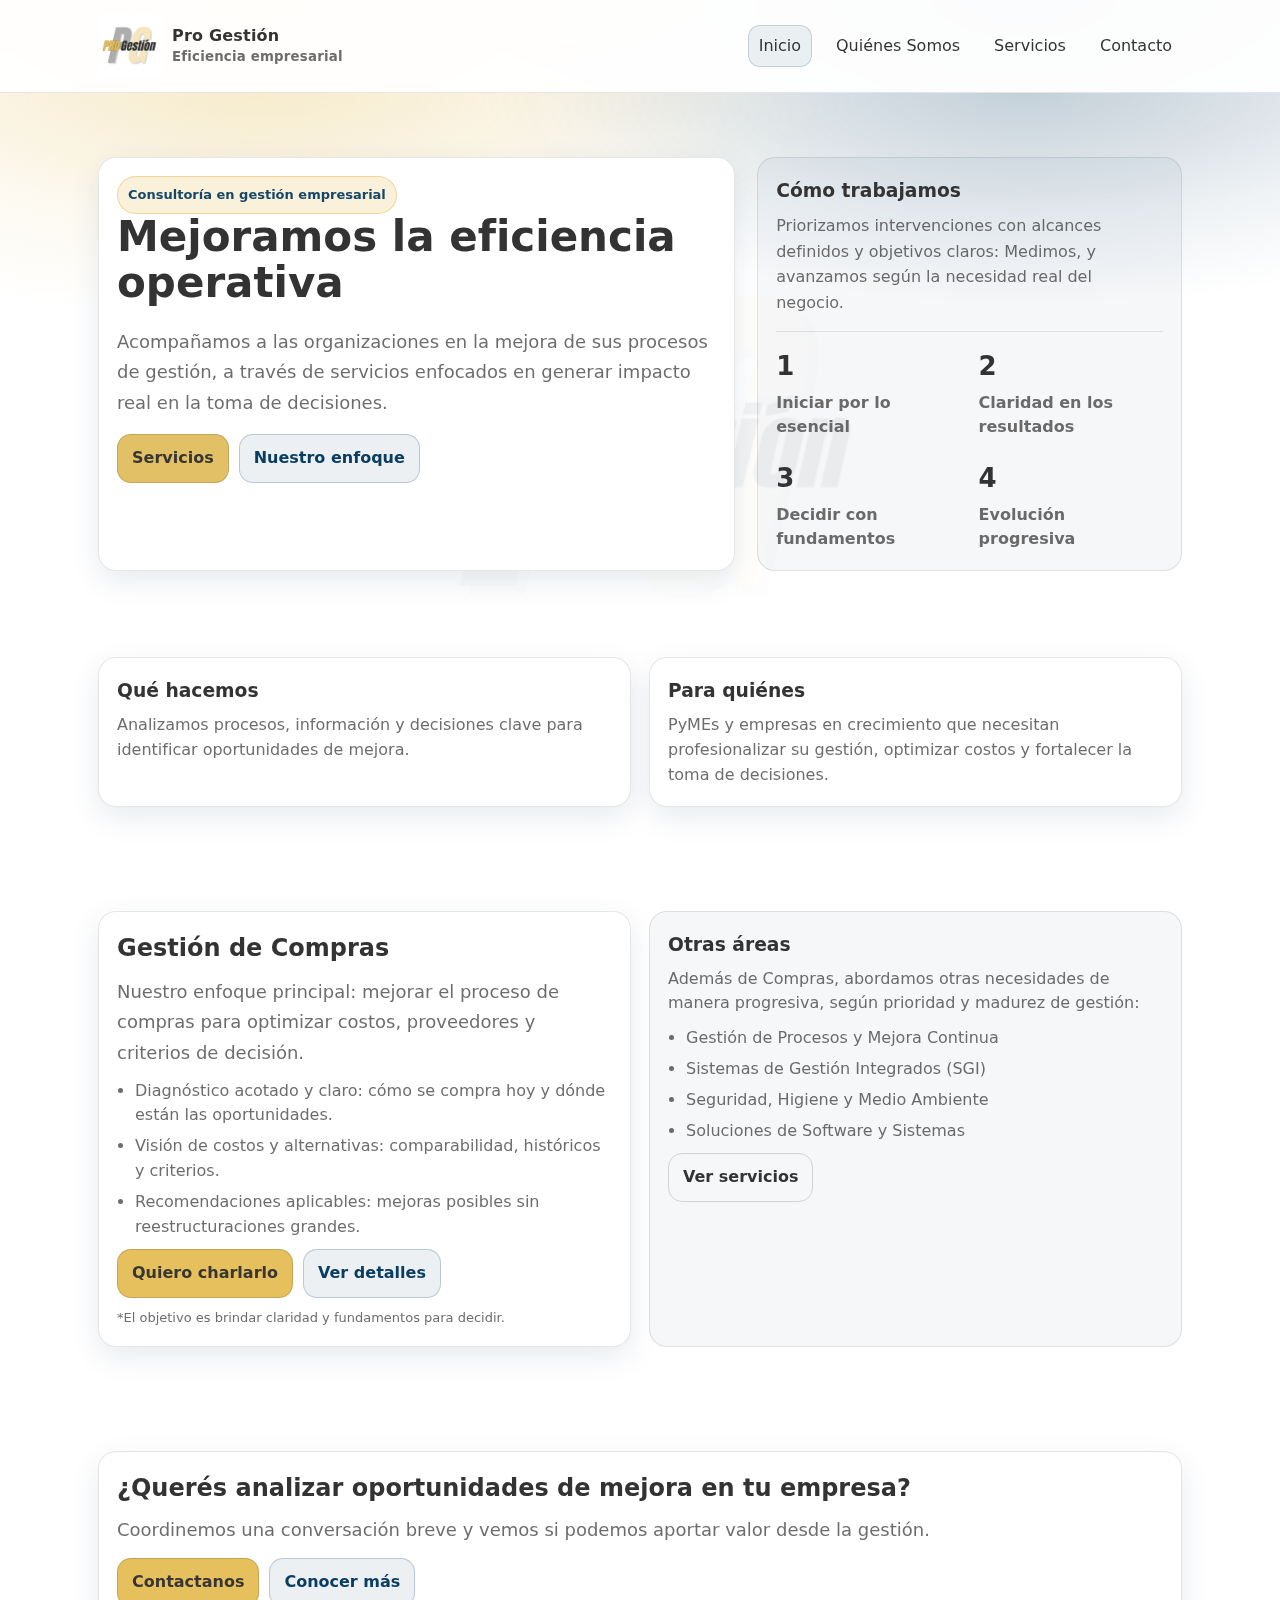
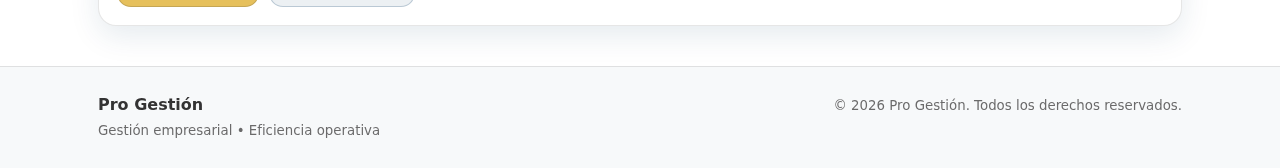
<file: index.html>
<!doctype html>
<html lang="es">
<head>
  <meta charset="utf-8" />
  <meta name="viewport" content="width=device-width, initial-scale=1" />
  <title>Pro Gestión | Consultoría en Gestión Empresarial</title>
  <link rel="icon" type="image/png" href="/favicon.png">
  <meta name="description" content="Pro Gestión: consultoría en gestión empresarial. Servicios prácticos con foco en impacto concreto. Enfoque principal: Gestión de Compras." />
  <link rel="stylesheet" href="styles.css?v=3" />
</head>
<body>
  <header class="header">
    <div class="container">
      <nav class="navbar">
        <a class="brand" href="index.html">
  	<img src="img/logo-pro-gestion.png" alt="Pro Gestión" class="logo">
          <span>
            Pro Gestión
            <small>Eficiencia empresarial</small>
          </span>
        </a>

        <div class="navlinks" role="navigation" aria-label="Navegación principal">
          <a class="active" href="index.html">Inicio</a>
          <a href="quienes-somos.html">Quiénes Somos</a>
          <a href="servicios.html">Servicios</a>
          <a href="contacto.html">Contacto</a>
        </div>
      </nav>
    </div>
  </header>

  <main>
    <section class="hero">
      <div class="container">
        <div class="hero-wrap">
          <div class="card">
            <span class="badge">Consultoría en gestión empresarial</span>
            <h1>Mejoramos la eficiencia operativa</h1>
            <p class="lead">
              Acompañamos a las organizaciones en la mejora de sus procesos de gestión, a través de servicios enfocados en generar impacto real en la toma de decisiones.
            </p>

            <div class="btnrow">
              <a class="btn primary home" href="servicios.html#compras">Servicios</a>
              <a class="btn secondary" href="quienes-somos.html">Nuestro enfoque</a>
            </div>
          </div>

          <div class="card soft">
            <h3>Cómo trabajamos</h3>
            <p>
              Priorizamos intervenciones con alcances definidos y objetivos claros: Medimos, y avanzamos según la necesidad real del negocio.
            </p>
            <div class="hr"></div>
            <div class="grid two" style="margin-top:14px">
              <div class="kpi">
                <strong>1</strong>
                <span>Iniciar por lo esencial</span>
              </div>
              <div class="kpi">
                <strong>2</strong>
                <span>Claridad en los resultados</span>
              </div>
              <div class="kpi">
                <strong>3</strong>
                <span>Decidir con fundamentos</span>
              </div>
              <div class="kpi">
                <strong>4</strong>
                <span>Evolución progresiva</span>
              </div>
            </div>
          </div>
        </div>
      </div>
    </section>

    <section class="section sm">
      <div class="container">
        <div class="grid two">
          <div class="card">
            <h3>Qué hacemos</h3>
            <p>
              Analizamos procesos, información y decisiones clave para identificar oportunidades de mejora.
            </p>
          </div>
          <div class="card">
            <h3>Para quiénes</h3>
            <p>
              PyMEs y empresas en crecimiento que necesitan profesionalizar su gestión, optimizar costos y fortalecer la toma de decisiones.
            </p>
          </div>
        </div>
      </div>
    </section>

    <section class="section" id="compras">
      <div class="container">
        <div class="grid two">
          <div class="card">
            <h2 style="margin:0 0 10px">Gestión de Compras</h2>
            <p class="lead" style="margin:0 0 10px">
              Nuestro enfoque principal: mejorar el proceso de compras para optimizar costos, proveedores y criterios de decisión.
            </p>
            <ul>
              <li>Diagnóstico acotado y claro: cómo se compra hoy y dónde están las oportunidades.</li>
              <li>Visión de costos y alternativas: comparabilidad, históricos y criterios.</li>
              <li>Recomendaciones aplicables: mejoras posibles sin reestructuraciones grandes.</li>
            </ul>
            <div class="btnrow">
              <a class="btn primary" href="contacto.html">Quiero charlarlo</a>
              <a class="btn secondary" href="servicios.html#compras">Ver detalles</a>
            </div>
            <p class="note" style="margin-top:10px">
              *El objetivo es brindar claridad y fundamentos para decidir.
            </p>
          </div>

          <div class="card soft">
            <h3>Otras áreas</h3>
            <p>Además de Compras, abordamos otras necesidades de manera progresiva, según prioridad y madurez de gestión:</p>
            <ul>
              <li>Gestión de Procesos y Mejora Continua</li>
              <li>Sistemas de Gestión Integrados (SGI)</li>
              <li>Seguridad, Higiene y Medio Ambiente</li>
              <li>Soluciones de Software y Sistemas</li>
            </ul>
            <div class="btnrow">
              <a class="btn ghost" href="servicios.html">Ver servicios</a>
            </div>
          </div>
        </div>
      </div>
    </section>

    <section class="section sm">
      <div class="container">
        <div class="card">
          <h2 style="margin:0 0 8px">¿Querés analizar oportunidades de mejora en tu empresa?</h2>
          <p class="lead" style="margin:0 0 12px">
            Coordinemos una conversación breve y vemos si podemos aportar valor desde la gestión.
          </p>
          <div class="btnrow">
            <a class="btn primary" href="contacto.html">Contactanos</a>
            <a class="btn secondary" href="quienes-somos.html">Conocer más</a>
          </div>
        </div>
      </div>
    </section>
  </main>

  <footer class="footer">
    <div class="container">
      <div class="row">
        <div>
          <strong>Pro Gestión</strong><br/>
          <small>Gestión empresarial • Eficiencia operativa</small>
        </div>
        <div>
          <small>
            © <span id="year"></span> Pro Gestión. Todos los derechos reservados.
          </small>
        </div>
      </div>
    </div>
  </footer>

  <script>
    document.getElementById("year").textContent = new Date().getFullYear();
  </script>
</body>

</html>
</file>
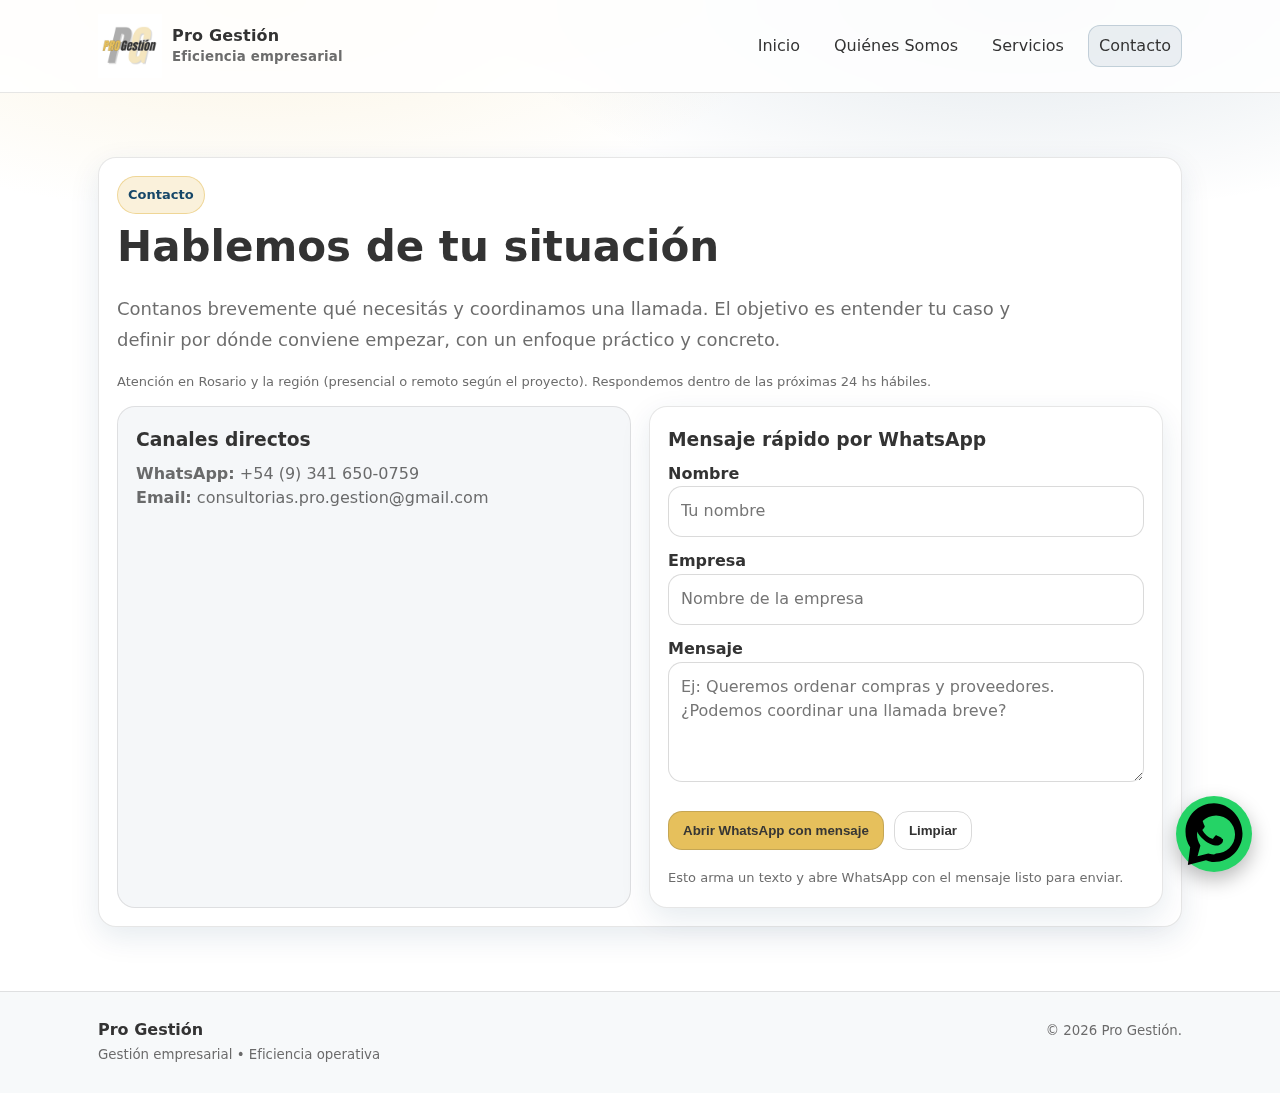
<file: contacto.html>
<!doctype html>
<html lang="es">
<head>
  <meta charset="utf-8" />
  <meta name="viewport" content="width=device-width, initial-scale=1" />
  <link rel="icon" type="image/png" href="/favicon.png?v=1">

  <title>Contacto | Pro Gestión – Consultoría en Gestión Empresarial en Rosario</title>
  <meta name="description" content="Contactá a Pro Gestión para mejorar procesos, compras y eficiencia operativa. Atención en Rosario y la región. Consulta inicial sin compromiso." />

  <link rel="stylesheet" href="styles.css?v=3" />
</head>
<body>
  <!-- WhatsApp flotante -->
<a href="https://wa.me/5493416500759?text=Hola%20Pro%20Gesti%C3%B3n,%20quiero%20coordinar%20un%20diagn%C3%B3stico%20para%20mi%20empresa." class="whatsapp-float" target="_blank" rel="noopener" aria-label="Contactar por WhatsApp">
  <svg viewBox="0 0 32 32" aria-hidden="true" focusable="false">
    <path d="M19.11 17.53c-.28-.14-1.64-.81-1.9-.9-.26-.1-.45-.14-.64.14-.19.28-.73.9-.9 1.08-.17.19-.33.21-.61.07-.28-.14-1.19-.44-2.27-1.4-.84-.75-1.4-1.68-1.57-1.96-.17-.28-.02-.43.13-.57.13-.13.28-.33.42-.5.14-.17.19-.28.28-.47.09-.19.05-.35-.02-.5-.07-.14-.64-1.54-.88-2.11-.23-.55-.47-.48-.64-.48h-.55c-.19 0-.5.07-.76.35-.26.28-1 1-1 2.44 0 1.44 1.03 2.83 1.17 3.03.14.19 2.03 3.1 4.92 4.35.69.3 1.23.48 1.65.62.69.22 1.31.19 1.8.12.55-.08 1.64-.67 1.87-1.32.23-.65.23-1.21.16-1.32-.07-.12-.26-.19-.54-.33z"/>
    <path d="M16 3C9.37 3 4 8.37 4 15c0 2.34.68 4.62 1.97 6.57L5 29l7.62-1.98C14.49 27.67 15.24 27.8 16 27.8c6.63 0 12-5.37 12-12S22.63 3 16 3zm0 21.6c-.67 0-1.33-.1-1.96-.28l-.45-.13-4.52 1.17 1.2-4.4-.15-.46c-.83-1.27-1.26-2.75-1.26-4.27 0-4.41 3.59-8 8-8s8 3.59 8 8-3.59 8-8 8z"/>
  </svg>
</a>
  <header class="header">
    <div class="container">
      <nav class="navbar">
        <a class="brand" href="index.html">
          <img src="img/logo-pro-gestion.png" alt="Pro Gestión" class="logo">
          <span>
            Pro Gestión
            <small>Eficiencia empresarial</small>
          </span>
        </a>
        <div class="navlinks">
          <a href="index.html">Inicio</a>
          <a href="quienes-somos.html">Quiénes Somos</a>
          <a href="servicios.html">Servicios</a>
          <a class="active" href="contacto.html">Contacto</a>
        </div>
      </nav>
    </div>
  </header>

  <main class="section">
    <div class="container">
      <div class="card">
        <span class="badge">Contacto</span>
        <h1 class="page-title">Hablemos de tu situación</h1>
        <p class="lead">
          Contanos brevemente qué necesitás y coordinamos una llamada.
          El objetivo es entender tu caso y definir por dónde conviene empezar, con un enfoque práctico y concreto.
        </p>
        <p class="note contact-note">
          Atención en Rosario y la región (presencial o remoto según el proyecto). Respondemos dentro de las próximas 24 hs hábiles.
        </p>

        <div class="grid two contact-grid">
          <div class="card soft">
            <h3>Canales directos</h3>
            <p>
              <strong>WhatsApp:</strong>
              <a id="waLink" href="#" rel="noopener">+54 (9) 341 650-0759</a>
            </p>
            <p>
              <strong>Email:</strong>
              <a href="mailto:consultorias.pro.gestion@gmail.com">consultorias.pro.gestion@gmail.com</a>
            </p>
          </div>

          <div class="card">
            <h3>Mensaje rápido por WhatsApp</h3>
            <form class="form" onsubmit="event.preventDefault(); buildMessage();">
              <div>
                <label for="nombre">Nombre</label>
                <input id="nombre" name="nombre" autocomplete="name" placeholder="Tu nombre" />
              </div>
              <div>
                <label for="empresa">Empresa</label>
                <input id="empresa" name="empresa" placeholder="Nombre de la empresa" />
              </div>
              <div>
                <label for="mensaje">Mensaje</label>
                <textarea id="mensaje" name="mensaje" placeholder="Ej: Queremos ordenar compras y proveedores. ¿Podemos coordinar una llamada breve?"></textarea>
              </div>
              <div class="btnrow">
                <button class="btn primary" type="submit">Abrir WhatsApp con mensaje</button>
                <button class="btn ghost" type="button" onclick="resetForm()">Limpiar</button>
              </div>
              <p class="note" id="helper">
                Esto arma un texto y abre WhatsApp con el mensaje listo para enviar.
              </p>
            </form>
          </div>
        </div>

      </div>
    </div>
  </main>

  <footer class="footer">
    <div class="container">
      <div class="row">
        <div>
          <strong>Pro Gestión</strong><br/>
          <small>Gestión empresarial • Eficiencia operativa</small>
        </div>
        <div>
          <small>© <span id="year"></span> Pro Gestión.</small>
        </div>
      </div>
    </div>
  </footer>

  <script>
    document.getElementById("year").textContent = new Date().getFullYear();

    // === CONFIGURACIÓN ===
    // Número en formato: 549 + código de área + número (sin + ni espacios)
    const WHATSAPP_NUMBER = "5493416500759";

    function baseWaUrl(text){
      const encoded = encodeURIComponent(text);
      return `https://wa.me/${WHATSAPP_NUMBER}?text=${encoded}`;
    }

    // Link directo
    const defaultText =
      "Hola, soy ___ de ___. Me gustaría coordinar una llamada breve para comentar una necesidad de gestión (compras/proveedores/procesos).";
    document.getElementById("waLink").href = baseWaUrl(defaultText);

    function buildMessage(){
      const nombre = document.getElementById("nombre").value.trim();
      const empresa = document.getElementById("empresa").value.trim();
      const mensaje = document.getElementById("mensaje").value.trim();

      const text =
        `Hola, soy ${nombre || "___"} de ${empresa || "___"}. ` +
        (mensaje ? mensaje : "Me gustaría coordinar una llamada breve para comentar una necesidad de gestión (compras/proveedores/procesos).");

      window.open(baseWaUrl(text), "_blank", "noopener");
    }

    function resetForm(){
      document.getElementById("nombre").value = "";
      document.getElementById("empresa").value = "";
      document.getElementById("mensaje").value = "";
    }
  </script>
</body>
</html>
</file>
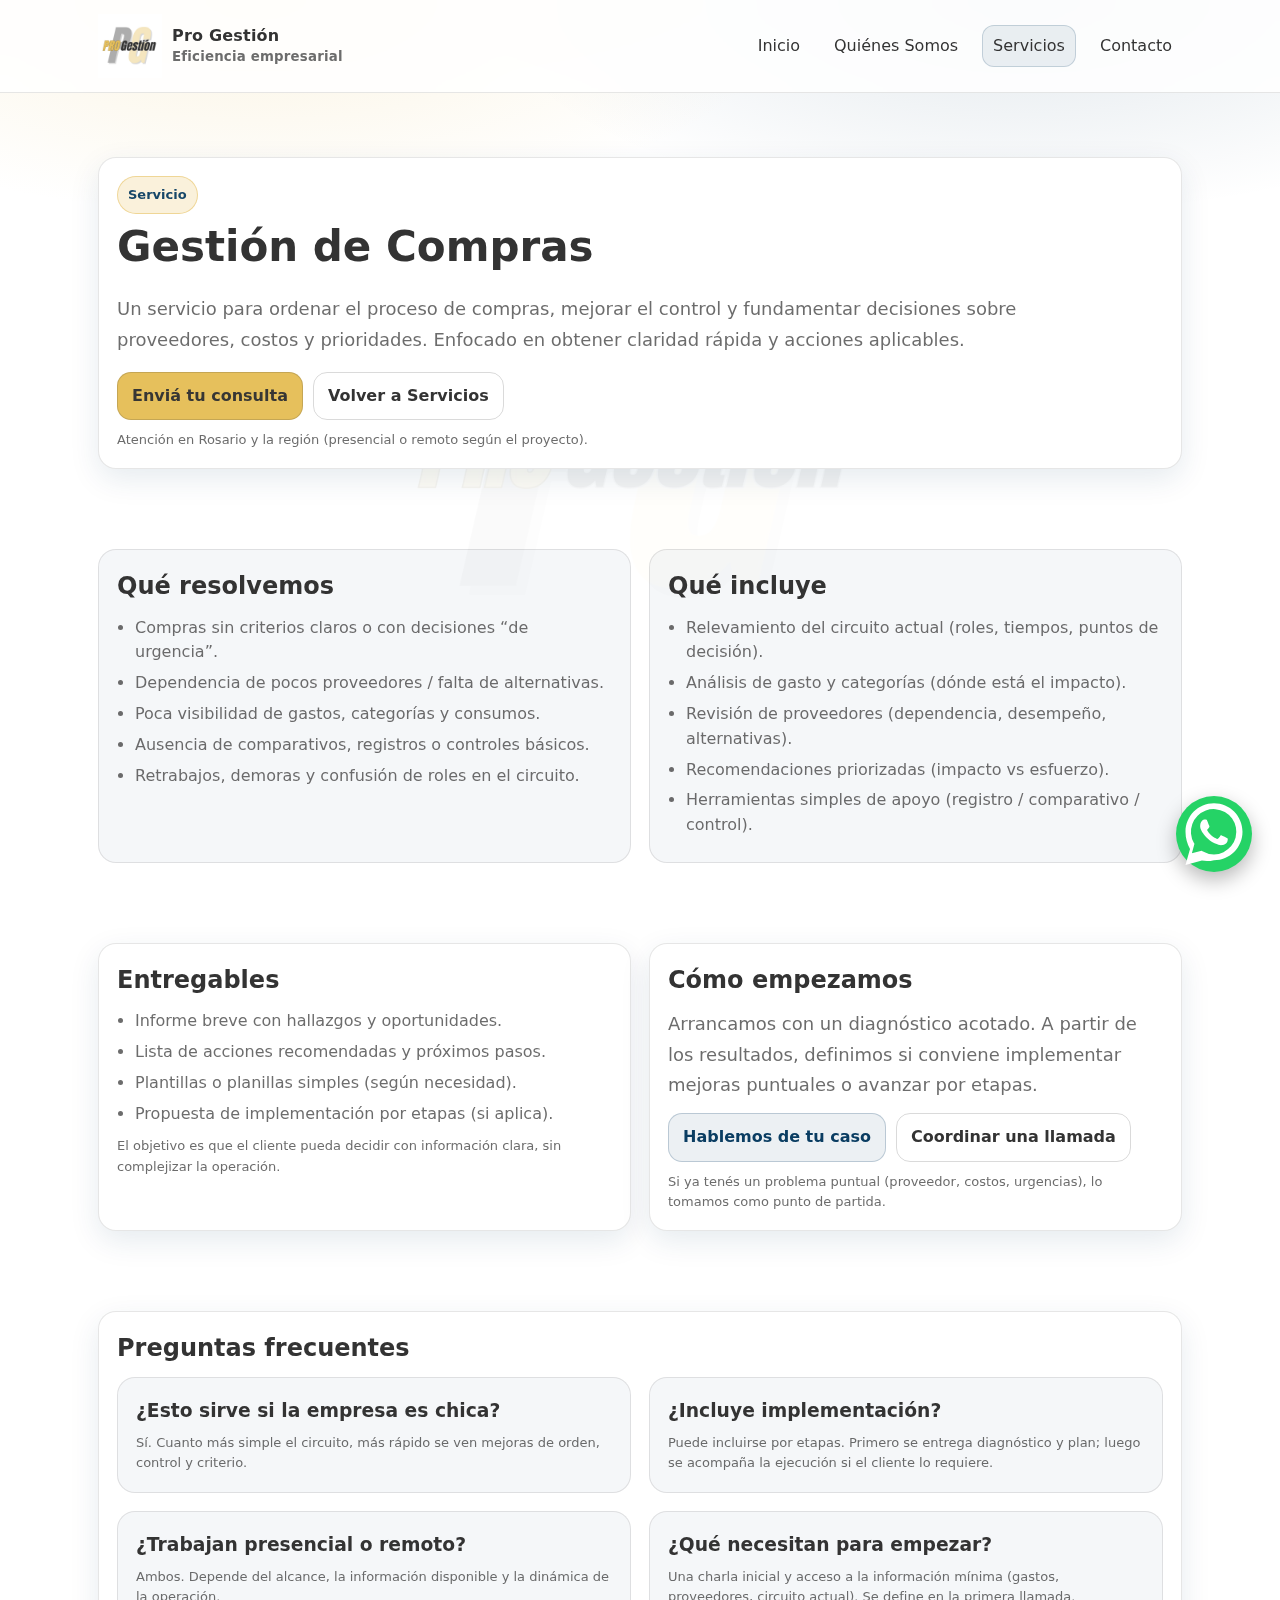
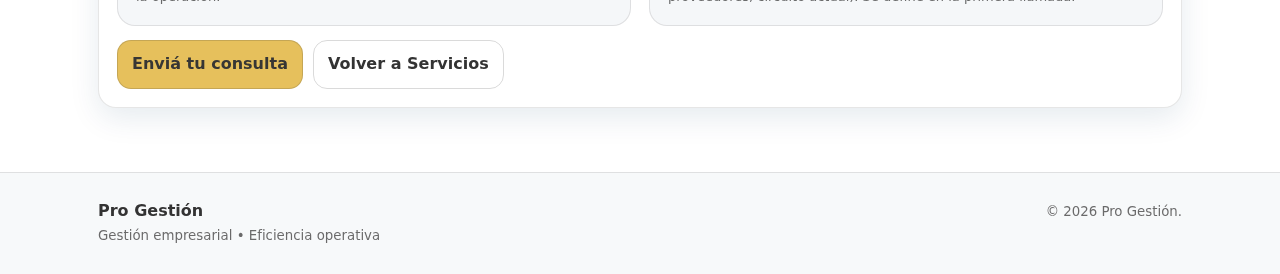
<file: gestion-de-compras.html>
<!doctype html>
<html lang="es">
<head>
  <meta charset="utf-8" />
  <meta name="viewport" content="width=device-width, initial-scale=1" />
  <link rel="icon" type="image/png" href="/favicon.png?v=1">

  <title>Gestión de Compras | Pro Gestión – Rosario y la región</title>
  <meta name="description" content="Servicio de Gestión de Compras para empresas: diagnóstico, control y mejoras en proveedores, costos y criterios de decisión. Rosario y la región." />

  <link rel="stylesheet" href="styles.css?v=3" />
</head>
<body>
  <!-- WhatsApp flotante -->
<a href="https://wa.me/5493416500759?text=Hola%20Pro%20Gesti%C3%B3n,%20quiero%20coordinar%20un%20diagn%C3%B3stico%20para%20mi%20empresa." class="whatsapp-float" target="_blank" rel="noopener" aria-label="Contactar por WhatsApp">
  <svg viewBox="0 0 32 32" aria-hidden="true" focusable="false">
    <path fill="currentColor"
      d="M16 3C9.372 3 4 8.372 4 15c0 2.646.69 5.125 1.897 7.276L4 29l6.91-1.813A11.95 11.95 0 0 0 16 27c6.628 0 12-5.372 12-12S22.628 3 16 3zm0 21.6a9.55 9.55 0 0 1-4.87-1.332l-.35-.208-4.095 1.075 1.092-3.987-.228-.364A9.55 9.55 0 1 1 16 24.6zm5.23-7.02c-.287-.144-1.695-.836-1.957-.931-.262-.096-.453-.144-.644.144-.191.288-.739.93-.906 1.122-.167.192-.334.216-.621.072-.287-.144-1.212-.447-2.31-1.424-.855-.763-1.432-1.705-1.6-1.993-.167-.288-.018-.443.125-.587.13-.13.288-.334.432-.502.144-.168.191-.288.287-.48.096-.192.048-.36-.024-.504-.072-.144-.644-1.548-.883-2.124-.232-.558-.468-.483-.644-.492l-.553-.01c-.191 0-.502.072-.765.36-.262.288-1.003.98-1.003 2.39 0 1.41 1.027 2.773 1.17 2.965.144.192 2.022 3.086 4.897 4.33.684.296 1.217.472 1.633.604.686.216 1.31.186 1.803.113.55-.082 1.695-.693 1.933-1.365.239-.672.239-1.248.167-1.365-.072-.12-.263-.192-.55-.336z"/>
  </svg>
</a>
  <header class="header">
    <div class="container">
      <nav class="navbar">
        <a class="brand" href="index.html">
          <img src="img/logo-pro-gestion.png" alt="Pro Gestión" class="logo">
          <span>
            Pro Gestión
            <small>Eficiencia empresarial</small>
          </span>
        </a>
        <div class="navlinks">
          <a href="index.html">Inicio</a>
          <a href="quienes-somos.html">Quiénes Somos</a>
          <a class="active" href="servicios.html">Servicios</a>
          <a href="contacto.html">Contacto</a>
        </div>
      </nav>
    </div>
  </header>

  <main class="section">
    <div class="container">

      <div class="card">
        <span class="badge">Servicio</span>
        <h1 class="page-title">Gestión de Compras</h1>
        <p class="lead">
          Un servicio para ordenar el proceso de compras, mejorar el control y fundamentar decisiones sobre proveedores, costos y prioridades.
          Enfocado en obtener claridad rápida y acciones aplicables.
        </p>

        <div class="btnrow">
          <a class="btn primary" href="contacto.html">Enviá tu consulta</a>
          <a class="btn ghost" href="servicios.html#compras">Volver a Servicios</a>
        </div>

        <p class="note" style="margin-top:10px">
          Atención en Rosario y la región (presencial o remoto según el proyecto).
        </p>
      </div>

      <div class="section sm"></div>

      <div class="grid two">
        <div class="card soft">
          <h2 class="card-title">Qué resolvemos</h2>
          <ul>
            <li>Compras sin criterios claros o con decisiones “de urgencia”.</li>
            <li>Dependencia de pocos proveedores / falta de alternativas.</li>
            <li>Poca visibilidad de gastos, categorías y consumos.</li>
            <li>Ausencia de comparativos, registros o controles básicos.</li>
            <li>Retrabajos, demoras y confusión de roles en el circuito.</li>
          </ul>
        </div>

        <div class="card soft">
          <h2 class="card-title">Qué incluye</h2>
          <ul>
            <li>Relevamiento del circuito actual (roles, tiempos, puntos de decisión).</li>
            <li>Análisis de gasto y categorías (dónde está el impacto).</li>
            <li>Revisión de proveedores (dependencia, desempeño, alternativas).</li>
            <li>Recomendaciones priorizadas (impacto vs esfuerzo).</li>
            <li>Herramientas simples de apoyo (registro / comparativo / control).</li>
          </ul>
        </div>
      </div>

      <div class="section sm"></div>

      <div class="grid two">
        <div class="card">
          <h2 class="card-title">Entregables</h2>
          <ul>
            <li>Informe breve con hallazgos y oportunidades.</li>
            <li>Lista de acciones recomendadas y próximos pasos.</li>
            <li>Plantillas o planillas simples (según necesidad).</li>
            <li>Propuesta de implementación por etapas (si aplica).</li>
          </ul>
          <p class="note" style="margin-top:10px">
            El objetivo es que el cliente pueda decidir con información clara, sin complejizar la operación.
          </p>
        </div>

        <div class="card">
          <h2 class="card-title">Cómo empezamos</h2>
          <p class="lead" style="margin:0 0 12px">
            Arrancamos con un diagnóstico acotado. A partir de los resultados, definimos si conviene implementar mejoras puntuales o avanzar por etapas.
          </p>
          <div class="btnrow">
            <a class="btn secondary" href="contacto.html">Hablemos de tu caso</a>
            <a class="btn ghost" href="contacto.html">Coordinar una llamada</a>
          </div>
          <p class="note" style="margin-top:10px">
            Si ya tenés un problema puntual (proveedor, costos, urgencias), lo tomamos como punto de partida.
          </p>
        </div>
      </div>

      <div class="section sm"></div>

      <div class="card">
        <h2 class="card-title">Preguntas frecuentes</h2>
        <div class="grid two">
          <div class="card soft">
            <h3>¿Esto sirve si la empresa es chica?</h3>
            <p class="note">Sí. Cuanto más simple el circuito, más rápido se ven mejoras de orden, control y criterio.</p>
          </div>
          <div class="card soft">
            <h3>¿Incluye implementación?</h3>
            <p class="note">Puede incluirse por etapas. Primero se entrega diagnóstico y plan; luego se acompaña la ejecución si el cliente lo requiere.</p>
          </div>
          <div class="card soft">
            <h3>¿Trabajan presencial o remoto?</h3>
            <p class="note">Ambos. Depende del alcance, la información disponible y la dinámica de la operación.</p>
          </div>
          <div class="card soft">
            <h3>¿Qué necesitan para empezar?</h3>
            <p class="note">Una charla inicial y acceso a la información mínima (gastos, proveedores, circuito actual). Se define en la primera llamada.</p>
          </div>
        </div>

        <div class="btnrow" style="margin-top:14px">
          <a class="btn primary" href="contacto.html">Enviá tu consulta</a>
          <a class="btn ghost" href="servicios.html">Volver a Servicios</a>
        </div>
      </div>

    </div>
  </main>

  <footer class="footer">
    <div class="container">
      <div class="row">
        <div>
          <strong>Pro Gestión</strong><br/>
          <small>Gestión empresarial • Eficiencia operativa</small>
        </div>
        <div>
          <small>© <span id="year"></span> Pro Gestión.</small>
        </div>
      </div>
    </div>
  </footer>

  <script>
    document.getElementById("year").textContent = new Date().getFullYear();
  </script>
</body>
</html>
</file>
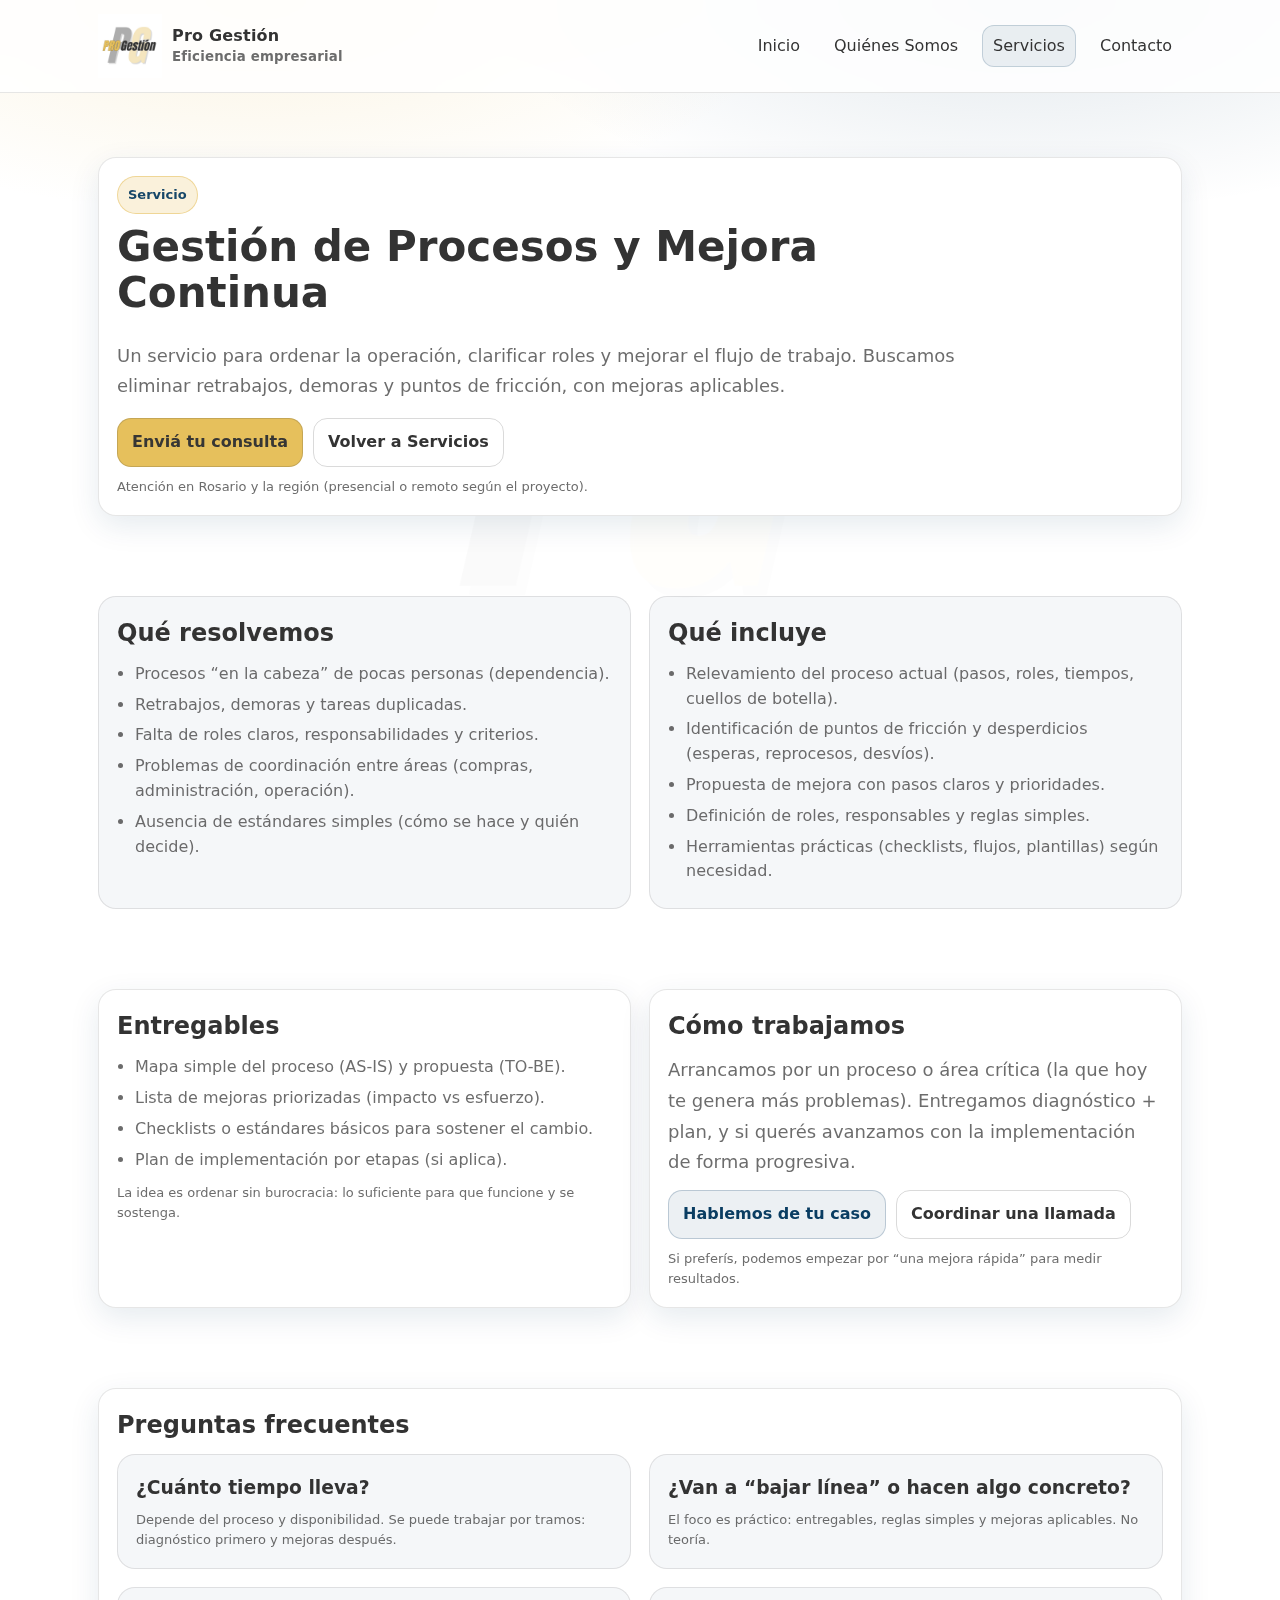
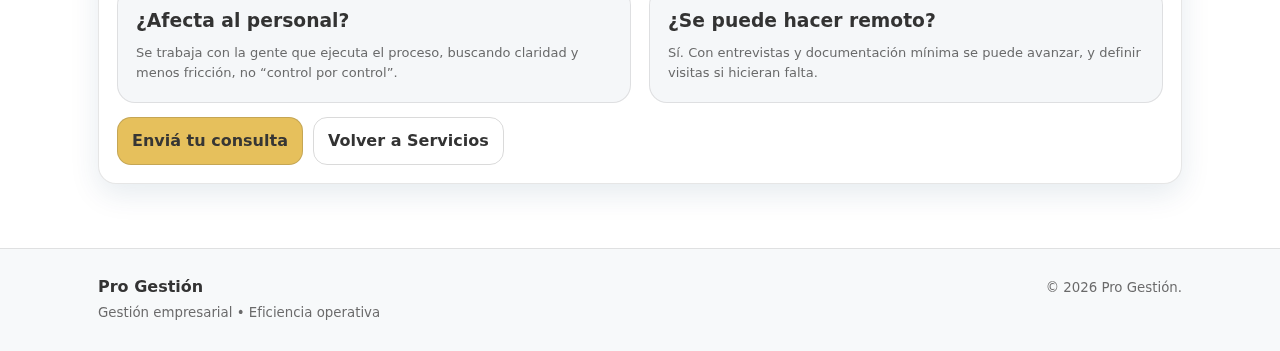
<file: mejora-de-procesos.html>
<!doctype html>
<html lang="es">
<head>
  <meta charset="utf-8" />
  <meta name="viewport" content="width=device-width, initial-scale=1" />
  <link rel="icon" type="image/png" href="/favicon.png?v=1">

  <title>Mejora de Procesos | Pro Gestión – Rosario y la región</title>
  <meta name="description" content="Gestión de procesos y mejora continua para empresas: orden, roles claros y eficiencia operativa. Atención en Rosario y la región." />

  <link rel="stylesheet" href="styles.css?v=3" />
</head>
<body>
  <header class="header">
    <div class="container">
      <nav class="navbar">
        <a class="brand" href="index.html">
          <img src="img/logo-pro-gestion.png" alt="Pro Gestión" class="logo">
          <span>
            Pro Gestión
            <small>Eficiencia empresarial</small>
          </span>
        </a>
        <div class="navlinks">
          <a href="index.html">Inicio</a>
          <a href="quienes-somos.html">Quiénes Somos</a>
          <a class="active" href="servicios.html">Servicios</a>
          <a href="contacto.html">Contacto</a>
        </div>
      </nav>
    </div>
  </header>

  <main class="section">
    <div class="container">

      <div class="card">
        <span class="badge">Servicio</span>
        <h1 class="page-title">Gestión de Procesos y Mejora Continua</h1>
        <p class="lead">
          Un servicio para ordenar la operación, clarificar roles y mejorar el flujo de trabajo.
          Buscamos eliminar retrabajos, demoras y puntos de fricción, con mejoras aplicables.
        </p>

        <div class="btnrow">
          <a class="btn primary" href="contacto.html">Enviá tu consulta</a>
          <a class="btn ghost" href="servicios.html">Volver a Servicios</a>
        </div>

        <p class="note" style="margin-top:10px">
          Atención en Rosario y la región (presencial o remoto según el proyecto).
        </p>
      </div>

      <div class="section sm"></div>

      <div class="grid two">
        <div class="card soft">
          <h2 class="card-title">Qué resolvemos</h2>
          <ul>
            <li>Procesos “en la cabeza” de pocas personas (dependencia).</li>
            <li>Retrabajos, demoras y tareas duplicadas.</li>
            <li>Falta de roles claros, responsabilidades y criterios.</li>
            <li>Problemas de coordinación entre áreas (compras, administración, operación).</li>
            <li>Ausencia de estándares simples (cómo se hace y quién decide).</li>
          </ul>
        </div>

        <div class="card soft">
          <h2 class="card-title">Qué incluye</h2>
          <ul>
            <li>Relevamiento del proceso actual (pasos, roles, tiempos, cuellos de botella).</li>
            <li>Identificación de puntos de fricción y desperdicios (esperas, reprocesos, desvíos).</li>
            <li>Propuesta de mejora con pasos claros y prioridades.</li>
            <li>Definición de roles, responsables y reglas simples.</li>
            <li>Herramientas prácticas (checklists, flujos, plantillas) según necesidad.</li>
          </ul>
        </div>
      </div>

      <div class="section sm"></div>

      <div class="grid two">
        <div class="card">
          <h2 class="card-title">Entregables</h2>
          <ul>
            <li>Mapa simple del proceso (AS-IS) y propuesta (TO-BE).</li>
            <li>Lista de mejoras priorizadas (impacto vs esfuerzo).</li>
            <li>Checklists o estándares básicos para sostener el cambio.</li>
            <li>Plan de implementación por etapas (si aplica).</li>
          </ul>
          <p class="note" style="margin-top:10px">
            La idea es ordenar sin burocracia: lo suficiente para que funcione y se sostenga.
          </p>
        </div>

        <div class="card">
          <h2 class="card-title">Cómo trabajamos</h2>
          <p class="lead" style="margin:0 0 12px">
            Arrancamos por un proceso o área crítica (la que hoy te genera más problemas). Entregamos diagnóstico + plan, y si querés avanzamos con la implementación de forma progresiva.
          </p>
          <div class="btnrow">
            <a class="btn secondary" href="contacto.html">Hablemos de tu caso</a>
            <a class="btn ghost" href="contacto.html">Coordinar una llamada</a>
          </div>
          <p class="note" style="margin-top:10px">
            Si preferís, podemos empezar por “una mejora rápida” para medir resultados.
          </p>
        </div>
      </div>

      <div class="section sm"></div>

      <div class="card">
        <h2 class="card-title">Preguntas frecuentes</h2>
        <div class="grid two">
          <div class="card soft">
            <h3>¿Cuánto tiempo lleva?</h3>
            <p class="note">Depende del proceso y disponibilidad. Se puede trabajar por tramos: diagnóstico primero y mejoras después.</p>
          </div>
          <div class="card soft">
            <h3>¿Van a “bajar línea” o hacen algo concreto?</h3>
            <p class="note">El foco es práctico: entregables, reglas simples y mejoras aplicables. No teoría.</p>
          </div>
          <div class="card soft">
            <h3>¿Afecta al personal?</h3>
            <p class="note">Se trabaja con la gente que ejecuta el proceso, buscando claridad y menos fricción, no “control por control”.</p>
          </div>
          <div class="card soft">
            <h3>¿Se puede hacer remoto?</h3>
            <p class="note">Sí. Con entrevistas y documentación mínima se puede avanzar, y definir visitas si hicieran falta.</p>
          </div>
        </div>

        <div class="btnrow" style="margin-top:14px">
          <a class="btn primary" href="contacto.html">Enviá tu consulta</a>
          <a class="btn ghost" href="servicios.html">Volver a Servicios</a>
        </div>
      </div>

    </div>
  </main>

  <footer class="footer">
    <div class="container">
      <div class="row">
        <div>
          <strong>Pro Gestión</strong><br/>
          <small>Gestión empresarial • Eficiencia operativa</small>
        </div>
        <div>
          <small>© <span id="year"></span> Pro Gestión.</small>
        </div>
      </div>
    </div>
  </footer>

  <script>
    document.getElementById("year").textContent = new Date().getFullYear();
  </script>
</body>
</html>
</file>
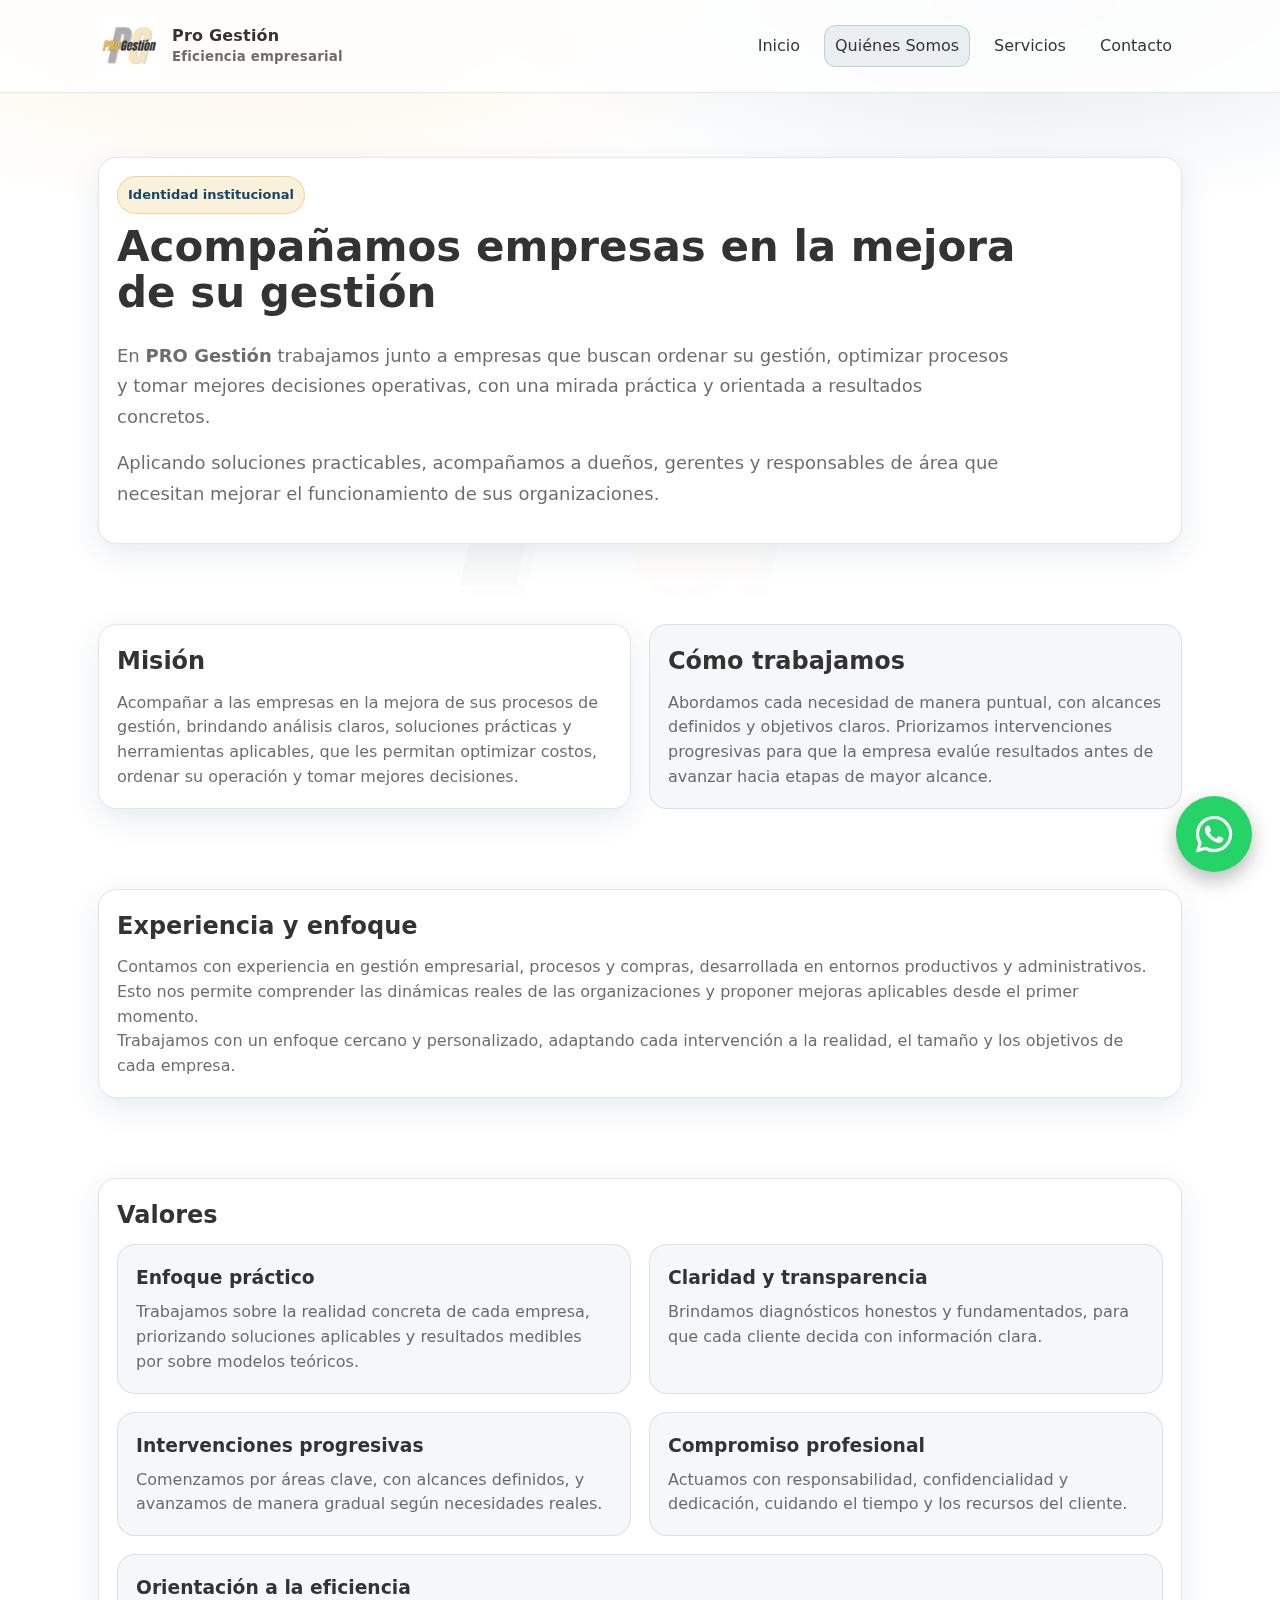
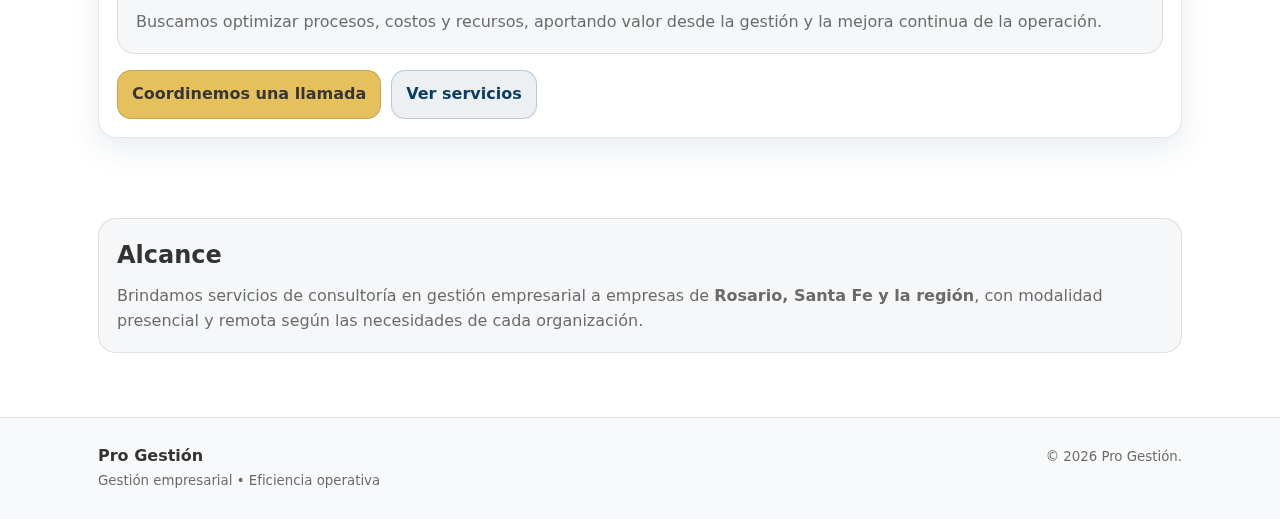
<file: quienes-somos.html>
<!doctype html>
<html lang="es">
<head>
  <meta charset="utf-8" />
  <meta name="viewport" content="width=device-width, initial-scale=1" />
  <link rel="icon" type="image/png" href="/favicon.png?v=1">
  <title>Quiénes Somos | Pro Gestión</title>
  <meta name="description" content="En Pro Gestión acompañamos a empresas de Rosario y la región en la mejora de su gestión, procesos y organización, con un enfoque práctico y profesional." />
  <link rel="stylesheet" href="styles.css?v=4" />
  <!-- Icono WhatsApp PRO (Font Awesome) -->
  <link rel="stylesheet"
        href="https://cdnjs.cloudflare.com/ajax/libs/font-awesome/6.5.0/css/all.min.css"
        referrerpolicy="no-referrer">
  </head>

<body>
  <!-- WhatsApp flotante -->
  <a href="https://wa.me/5493416500759?text=Hola%20Pro%20Gesti%C3%B3n,%20quiero%20coordinar%20un%20diagn%C3%B3stico%20para%20mi%20empresa."
     class="whatsapp-float"
     target="_blank"
     rel="noopener"
     aria-label="Contactar por WhatsApp">
    <i class="fa-brands fa-whatsapp" aria-hidden="true"></i>
  </a>

  <header class="header">
    <div class="container">
      <nav class="navbar">
        <a class="brand" href="index.html">
          <img src="img/logo-pro-gestion.png" alt="Pro Gestión" class="logo">
          <span>
            Pro Gestión
            <small>Eficiencia empresarial</small>
          </span>
        </a>
        <div class="navlinks">
          <a href="index.html">Inicio</a>
          <a class="active" href="quienes-somos.html">Quiénes Somos</a>
          <a href="servicios.html">Servicios</a>
          <a href="contacto.html">Contacto</a>
        </div>
      </nav>
    </div>
  </header>

  <main class="section">
    <div class="container">

      <!-- Intro -->
      <div class="card">
        <span class="badge">Identidad institucional</span>
        <h1 class="page-title">Acompañamos empresas en la mejora de su gestión</h1>

        <p class="lead">
          En <strong>PRO Gestión</strong> trabajamos junto a empresas que buscan ordenar su gestión, optimizar procesos y tomar mejores decisiones operativas, con una mirada práctica y orientada a resultados concretos.
        </p>

        <p class="lead">
          Aplicando soluciones practicables, acompañamos a dueños, gerentes y responsables de área que necesitan mejorar el funcionamiento de sus organizaciones.
        </p>
      </div>

      <div class="section sm"></div>

      <!-- Misión + Cómo trabajamos (se mantienen) -->
      <div class="grid two">
        <div class="card">
          <h2 class="card-title">Misión</h2>
          <p>
            Acompañar a las empresas en la mejora de sus procesos de gestión, brindando análisis claros, soluciones prácticas y herramientas aplicables, que les permitan optimizar costos, ordenar su operación y tomar mejores decisiones.
          </p>
        </div>

        <div class="card soft">
          <h2 class="card-title">Cómo trabajamos</h2>
          <p>
            Abordamos cada necesidad de manera puntual, con alcances definidos y objetivos claros. Priorizamos intervenciones progresivas para que la empresa evalúe resultados antes de avanzar hacia etapas de mayor alcance.
          </p>
        </div>
      </div>

      <div class="section sm"></div>

      <!-- Experiencia y enfoque (nuevo, sin CV largo) -->
      <div class="card">
        <h2 class="card-title">Experiencia y enfoque</h2>
        <p>
          Contamos con experiencia en gestión empresarial, procesos y compras, desarrollada en entornos productivos y administrativos. Esto nos permite comprender las dinámicas reales de las organizaciones y proponer mejoras aplicables desde el primer momento.
        </p>
        <p>
          Trabajamos con un enfoque cercano y personalizado, adaptando cada intervención a la realidad, el tamaño y los objetivos de cada empresa.
        </p>
      </div>

      <div class="section sm"></div>

      <!-- Valores (se mantienen) -->
      <div class="card">
        <h2 class="card-title">Valores</h2>

        <div class="grid two">
          <div class="card soft">
            <h3>Enfoque práctico</h3>
            <p>Trabajamos sobre la realidad concreta de cada empresa, priorizando soluciones aplicables y resultados medibles por sobre modelos teóricos.</p>
          </div>
          <div class="card soft">
            <h3>Claridad y transparencia</h3>
            <p>Brindamos diagnósticos honestos y fundamentados, para que cada cliente decida con información clara.</p>
          </div>
          <div class="card soft">
            <h3>Intervenciones progresivas</h3>
            <p>Comenzamos por áreas clave, con alcances definidos, y avanzamos de manera gradual según necesidades reales.</p>
          </div>
          <div class="card soft">
            <h3>Compromiso profesional</h3>
            <p>Actuamos con responsabilidad, confidencialidad y dedicación, cuidando el tiempo y los recursos del cliente.</p>
          </div>
          <div class="card soft" style="grid-column: 1 / -1">
            <h3>Orientación a la eficiencia</h3>
            <p>Buscamos optimizar procesos, costos y recursos, aportando valor desde la gestión y la mejora continua de la operación.</p>
          </div>
        </div>

        <div class="btnrow" style="margin-top:16px">
          <a class="btn primary" href="contacto.html">Coordinemos una llamada</a>
          <a class="btn secondary" href="servicios.html">Ver servicios</a>
        </div>
      </div>

      <div class="section sm"></div>

      <!-- Alcance (SEO local sutil, nuevo) -->
      <div class="card soft">
        <h2 class="card-title">Alcance</h2>
        <p>
          Brindamos servicios de consultoría en gestión empresarial a empresas de <strong>Rosario, Santa Fe y la región</strong>, con modalidad presencial y remota según las necesidades de cada organización.
        </p>
      </div>

    </div>
  </main>

  <footer class="footer">
    <div class="container">
      <div class="row">
        <div>
          <strong>Pro Gestión</strong><br/>
          <small>Gestión empresarial • Eficiencia operativa</small>
        </div>
        <div>
          <small>© <span id="year"></span> Pro Gestión.</small>
        </div>
      </div>
    </div>
  </footer>

  <script>
    document.getElementById("year").textContent = new Date().getFullYear();
  </script>
</body>
</html>
</file>
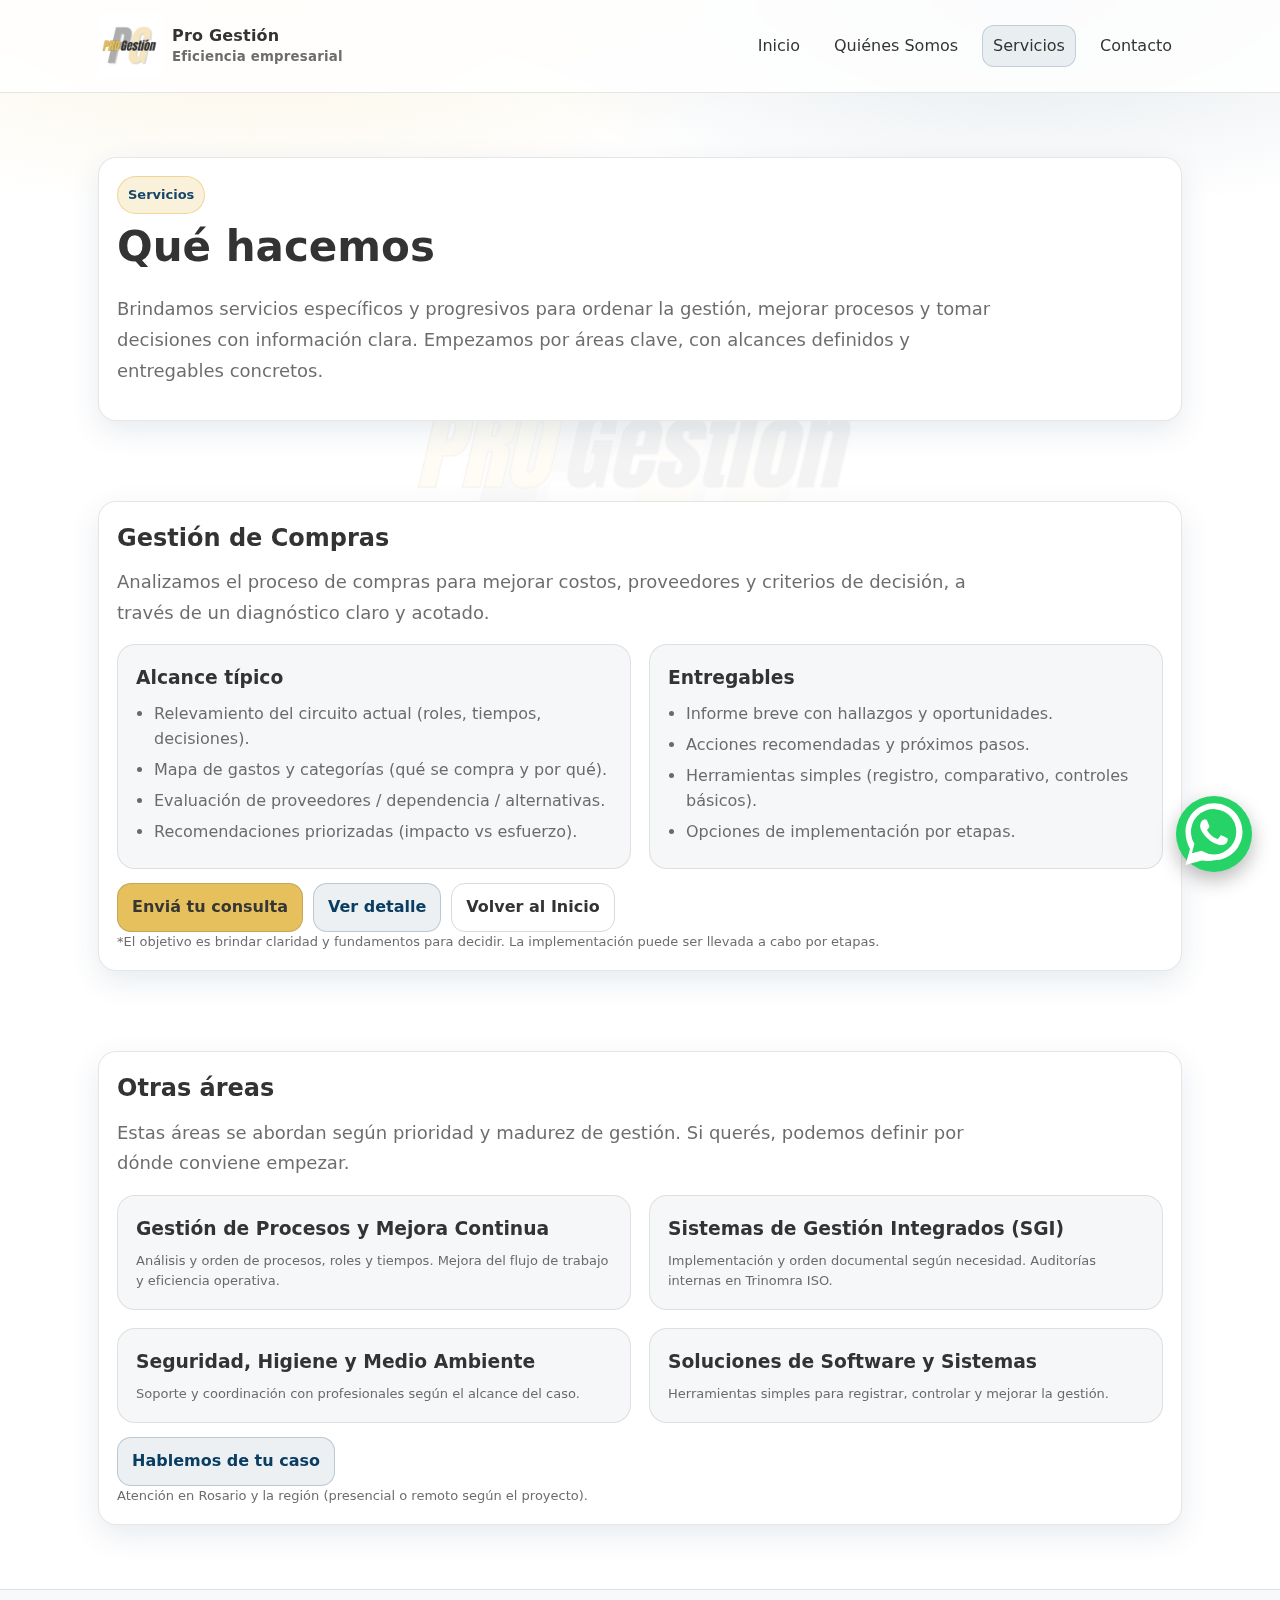
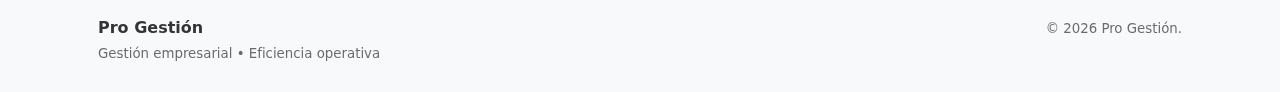
<file: servicios.html>
<!doctype html>
<html lang="es">
<head>
  <meta charset="utf-8" />
  <meta name="viewport" content="width=device-width, initial-scale=1" />
  <link rel="icon" type="image/png" href="/favicon.png?v=1">

  <title>Servicios | Pro Gestión – Consultoría en Gestión Empresarial</title>
  <meta name="description" content="Servicios de consultoría en gestión empresarial para mejorar compras, procesos y eficiencia operativa. Atención en Rosario y la región." />

  <link rel="stylesheet" href="styles.css?v=3" />
</head>
<body>
  <!-- WhatsApp flotante -->
<a href="https://wa.me/5493416500759?text=Hola%20Pro%20Gesti%C3%B3n,%20quiero%20coordinar%20un%20diagn%C3%B3stico%20para%20mi%20empresa." class="whatsapp-float" target="_blank" rel="noopener" aria-label="Contactar por WhatsApp">
<svg viewBox="0 0 32 32" aria-hidden="true" focusable="false">
  <path fill="currentColor"
    d="M16 3C9.372 3 4 8.372 4 15c0 2.646.69 5.125 1.897 7.276L4 29l6.91-1.813A11.95 11.95 0 0 0 16 27c6.628 0 12-5.372 12-12S22.628 3 16 3zm0 21.6a9.55 9.55 0 0 1-4.87-1.332l-.35-.208-4.095 1.075 1.092-3.987-.228-.364A9.55 9.55 0 1 1 16 24.6zm5.23-7.02c-.287-.144-1.695-.836-1.957-.931-.262-.096-.453-.144-.644.144-.191.288-.739.93-.906 1.122-.167.192-.334.216-.621.072-.287-.144-1.212-.447-2.31-1.424-.855-.763-1.432-1.705-1.6-1.993-.167-.288-.018-.443.125-.587.13-.13.288-.334.432-.502.144-.168.191-.288.287-.48.096-.192.048-.36-.024-.504-.072-.144-.644-1.548-.883-2.124-.232-.558-.468-.483-.644-.492l-.553-.01c-.191 0-.502.072-.765.36-.262.288-1.003.98-1.003 2.39 0 1.41 1.027 2.773 1.17 2.965.144.192 2.022 3.086 4.897 4.33.684.296 1.217.472 1.633.604.686.216 1.31.186 1.803.113.55-.082 1.695-.693 1.933-1.365.239-.672.239-1.248.167-1.365-.072-.12-.263-.192-.55-.336z"/>
</svg>
</a>
  <header class="header">
    <div class="container">
      <nav class="navbar">
        <a class="brand" href="index.html">
          <img src="img/logo-pro-gestion.png" alt="Pro Gestión" class="logo">
          <span>
            Pro Gestión
            <small>Eficiencia empresarial</small>
          </span>
        </a>
        <div class="navlinks">
          <a href="index.html">Inicio</a>
          <a href="quienes-somos.html">Quiénes Somos</a>
          <a class="active" href="servicios.html">Servicios</a>
          <a href="contacto.html">Contacto</a>
        </div>
      </nav>
    </div>
  </header>

  <main class="section">
    <div class="container">

      <!-- Intro -->
      <div class="card">
        <span class="badge">Servicios</span>
        <h1 class="page-title">Qué hacemos</h1>
        <p class="lead">
          Brindamos servicios específicos y progresivos para ordenar la gestión, mejorar procesos y tomar decisiones con información clara.
          Empezamos por áreas clave, con alcances definidos y entregables concretos.
        </p>
      </div>

      <div class="section sm"></div>

      <!-- Servicio principal -->
      <section id="compras" class="card">
        <h2 class="card-title">Gestión de Compras</h2>
        <p class="lead service-lead">
          Analizamos el proceso de compras para mejorar costos, proveedores y criterios de decisión, a través de un diagnóstico claro y acotado.
        </p>

        <div class="grid two">
          <div class="card soft">
            <h3>Alcance típico</h3>
            <ul>
              <li>Relevamiento del circuito actual (roles, tiempos, decisiones).</li>
              <li>Mapa de gastos y categorías (qué se compra y por qué).</li>
              <li>Evaluación de proveedores / dependencia / alternativas.</li>
              <li>Recomendaciones priorizadas (impacto vs esfuerzo).</li>
            </ul>
          </div>
          <div class="card soft">
            <h3>Entregables</h3>
            <ul>
              <li>Informe breve con hallazgos y oportunidades.</li>
              <li>Acciones recomendadas y próximos pasos.</li>
              <li>Herramientas simples (registro, comparativo, controles básicos).</li>
              <li>Opciones de implementación por etapas.</li>
            </ul>
          </div>
        </div>

        <div class="btnrow service-cta">
          <a class="btn primary" href="contacto.html">Enviá tu consulta</a>
          <a class="btn secondary" href="gestion-de-compras.html">Ver detalle</a>
          <a class="btn ghost" href="index.html#compras">Volver al Inicio</a>
        </div>

        <p class="note service-note">
          *El objetivo es brindar claridad y fundamentos para decidir. La implementación puede ser llevada a cabo por etapas.
        </p>
      </section>

      <div class="section sm"></div>

      <!-- Otras áreas -->
      <section class="card">
        <h2 class="card-title">Otras áreas</h2>
        <p class="lead service-lead">
        Estas áreas se abordan según prioridad y madurez de gestión. Si querés, podemos definir por dónde conviene empezar.
        </p>

      <div class="grid two">

        <a href="mejora-de-procesos.html" class="card soft service-card">
          <h3>Gestión de Procesos y Mejora Continua</h3>
          <p class="note">
            Análisis y orden de procesos, roles y tiempos. Mejora del flujo de trabajo y eficiencia operativa.
          </p>
        </a>

        <a href="contacto.html" class="card soft service-card">
          <h3>Sistemas de Gestión Integrados (SGI)</h3>
          <p class="note">
            Implementación y orden documental según necesidad. Auditorías internas en Trinomra ISO.
          </p>
        </a>

        <a href="contacto.html" class="card soft service-card">
          <h3>Seguridad, Higiene y Medio Ambiente</h3>
          <p class="note">
            Soporte y coordinación con profesionales según el alcance del caso.
          </p>
        </a>

        <a href="contacto.html" class="card soft service-card">
          <h3>Soluciones de Software y Sistemas</h3>
          <p class="note">
            Herramientas simples para registrar, controlar y mejorar la gestión.
          </p>
        </a>

    </div>

    <div class="btnrow service-cta">
      <a class="btn secondary" href="contacto.html">Hablemos de tu caso</a>
    </div>

    <p class="note service-note">
      Atención en Rosario y la región (presencial o remoto según el proyecto).
    </p>
  </section>

    </div>
  </main>

  <footer class="footer">
    <div class="container">
      <div class="row">
        <div>
          <strong>Pro Gestión</strong><br/>
          <small>Gestión empresarial • Eficiencia operativa</small>
        </div>
        <div>
          <small>© <span id="year"></span> Pro Gestión.</small>
        </div>
      </div>
    </div>
  </footer>

  <script>
    document.getElementById("year").textContent = new Date().getFullYear();
  </script>
</body>
</html>
</file>
<file: styles.css>
:root{
  --ink:#333333;
  --gold:#e6c05c;
  --blue:#0a3d62;
  --white:#ffffff;

  --bg: #ffffff;
  --muted: rgba(51,51,51,.72);
  --border: rgba(51,51,51,.12);
  --shadow: 0 10px 30px rgba(10,61,98,.10);
  --radius: 18px;
}

*{box-sizing:border-box}
html,body{margin:0;padding:0}
body{
  font-family: system-ui, -apple-system, Segoe UI, Roboto, Arial, sans-serif;
  color: var(--ink);
  background:
    radial-gradient(900px 360px at 20% 0%, rgba(230,192,92,.18), transparent 60%),
    radial-gradient(900px 360px at 80% 0%, rgba(10,61,98,.12), transparent 60%),
    var(--bg);
  line-height: 1.55;
}
a{color:inherit;text-decoration:none}
a:hover{text-decoration:underline}

.container{max-width:1120px;margin:0 auto;padding:0 18px}
.section{padding:64px 0}
.section.sm{padding:40px 0}
.grid{display:grid;gap:18px}
.grid.two{grid-template-columns:repeat(2, minmax(0, 1fr))}
.grid.three{grid-template-columns:repeat(3, minmax(0, 1fr))}
@media (max-width: 900px){
  .grid.two,.grid.three{grid-template-columns:1fr}
  .section{padding:48px 0}
}

.header{
  position:sticky; top:0; z-index:20;
  background: rgba(255,255,255,.86);
  backdrop-filter: blur(10px);
  border-bottom: 1px solid var(--border);
}
.navbar{
  display:flex; align-items:center; justify-content:space-between;
  padding:14px 0; gap:18px;
}
.brand{
  display:flex; align-items:center; gap:10px;
  font-weight:750; letter-spacing:.2px;
}
.brand-badge{
  width:34px;height:34px;border-radius:10px;
  background: linear-gradient(135deg, var(--blue), rgba(10,61,98,.65));
  box-shadow: var(--shadow);
}
.brand small{display:block;color:var(--muted);font-weight:600;margin-top:-2px}

.navlinks{display:flex; gap:14px; flex-wrap:wrap; align-items:center}
.navlinks a{
  padding:8px 10px;border-radius:12px;
  color: var(--ink);
}
.navlinks a.active{
  background: rgba(10,61,98,.08);
  text-decoration:none;
  border: 1px solid rgba(10,61,98,.18);
}

.hero{
  background:
    radial-gradient(1000px 380px at 20% 0%, rgba(230,192,92,.22), transparent 60%),
    radial-gradient(900px 360px at 80% 0%, rgba(10,61,98,.18), transparent 60%);
}
.hero-wrap{
  padding:64px 0 46px;
  display:grid;
  grid-template-columns: 1.2fr .8fr;
  gap:22px;
  align-items:stretch;
}
@media (max-width: 900px){
  .hero-wrap{grid-template-columns:1fr; padding:52px 0 34px;}
}
h1{font-size:42px; line-height:1.1; margin:0 0 12px}
@media (max-width: 900px){h1{font-size:34px}}
.lead{font-size:18px; color: var(--muted); margin:0 0 18px; max-width: 62ch}
.pills{display:flex; gap:10px; flex-wrap:wrap; margin: 10px 0 0}
.pill{
  border:1px solid rgba(10,61,98,.22);
  background: rgba(255,255,255,.65);
  padding:8px 10px;
  border-radius: 999px;
  font-weight:650;
  color: rgba(10,61,98,.95);
  font-size:13px;
}
.card{
  background: var(--white);
  border: 1px solid var(--border);
  border-radius: var(--radius);
  padding:18px;
  box-shadow: var(--shadow);
}
.card.soft{box-shadow:none;background: rgba(10,61,98,.04)}
.card h3{margin:0 0 8px}
.card p{margin:0;color:var(--muted)}
.card ul{margin:10px 0 0;padding-left:18px;color:var(--muted)}
.card ul li{margin:6px 0}

.btnrow{display:flex; gap:10px; flex-wrap:wrap; margin-top: 10px}
.btn{
  display:inline-flex; align-items:center; justify-content:center;
  padding:11px 14px;
  border-radius: 14px;
  font-weight: 750;
  border: 1px solid transparent;
  cursor:pointer;
  text-decoration:none !important;
}
.btn.primary{
  background: var(--gold);
  color: rgba(51,51,51,.98);
  border-color: rgba(51,51,51,.18);
}
.btn.primary:hover{filter: brightness(.98)}
.btn.secondary{
  background: rgba(10,61,98,.08);
  border-color: rgba(10,61,98,.22);
  color: var(--blue);
}
.btn.ghost{
  background: transparent;
  border-color: rgba(51,51,51,.18);
  color: var(--ink);
}
.badge{
  display:inline-flex; align-items:center; gap:8px;
  background: rgba(230,192,92,.22);
  color: rgba(10,61,98,.95);
  border: 1px solid rgba(230,192,92,.55);
  padding:8px 10px;border-radius:999px;font-weight:750;font-size:13px;
}
.kpi{
  display:flex;flex-direction:column; gap:4px;
}
.kpi strong{font-size:26px}
.kpi span{color:var(--muted);font-weight:650}

.hr{height:1px;background: var(--border); margin: 8px 0 0}

.footer{
  border-top: 1px solid var(--border);
  padding: 26px 0;
  background: rgba(10,61,98,.03);
}
.footer .row{
  display:flex; align-items:flex-start; justify-content:space-between; gap:18px; flex-wrap:wrap;
}
.footer small{color: var(--muted)}
.footer a{font-weight:700}

.form{
  display:grid; gap:12px;
}
label{font-weight:750}
input, textarea{
  width:100%;
  padding:12px 12px;
  border-radius: 14px;
  border:1px solid rgba(51,51,51,.18);
  outline:none;
  font: inherit;
  background: rgba(255,255,255,.9);
}
input:focus, textarea:focus{border-color: rgba(10,61,98,.45); box-shadow: 0 0 0 4px rgba(10,61,98,.10)}
textarea{min-height:120px; resize: vertical}
.note{font-size:13px;color:var(--muted)}

.logo{
  height: 64px;
  width: auto;
  max-width: 240px;
  object-fit: contain;
  display: block;
}

.brand{
  display:flex;
  align-items:center;
  gap:10px;
}

.brand-text{
  font-weight:700;
  font-size:18px;
}

body::before{
  content: "";
  position: fixed;
  inset: 0;
  background-image: url("img/logo-pro-gestion.png");
  background-repeat: no-repeat;
  background-position: center;
  background-size: 520px auto;   /* tamaño del logo */
  opacity: 0.06;                /* transparencia */
  pointer-events: none;
  z-index: -1;
}
.btn.primary.home{
  filter: saturate(.90);
}
/* ===== Ajustes para móvil (no afectan desktop) ===== */
@media (max-width: 768px){

  /* achica el padding del header */
  .navbar{
    padding: 10px 0;
    gap: 10px;
  }

  /* logo más chico en celular */
  .logo{
    height: 54px;     /* probá 32–38 según tu gusto */
    max-width: 160px;
  }

  /* menú más compacto */
  .navlinks{
    gap: 7px;
  }

  .navlinks a{
    padding: 5px 7px;
    border-radius: 10px;
    font-size: 13px;
  }

  /* baja un poco el subtítulo si lo estás usando */
  .brand small{
    font-size: 12px;
  }

}
/* Espaciado hero - Inicio */
.hero h1 {
  margin-bottom: 20px;
}

.hero p {
  margin-bottom: 16px;
  line-height: 1.6;
  max-width: 620px;
}

/* Quienes Somos - ajustes de títulos */
.page-title {
  margin-top: 10px;
}

.card-title {
  margin: 0 0 10px;
}

/* Quienes Somos – separación entre título y texto */

.card .lead {
  margin-top: 0;
  margin-bottom: 16px;
  line-height: 1.7;
  max-width: 900px;
}

.card h1.page-title{
  margin-bottom: 24px;
  max-width: 900px;
}

/* Servicios – ajustes finos */
.service-lead{ margin: 0 0 12px; }
.service-cta{ margin-top: 14px; }
.service-note{ margin-top: 10px; }

.service-card{
  display: block;
  text-decoration: none !important;
  cursor: pointer;
}

.service-card:hover{
  text-decoration: none !important;
  filter: brightness(.99);
}

.service-card:hover h3{
  text-decoration: underline;
}

.service-card.is-disabled{
  opacity: .85;
  cursor: default;
}

.service-card-cta{
  margin-top: 10px;
}

/* Contacto – ajustes finos */
.contact-grid{ margin-top: 14px; }
.contact-note{ margin-top: 10px; }

#helper{ margin: 6px 0 0; }

/* ===============================
   BOTÓN FLOTANTE WHATSAPP
   =============================== */

.whatsapp-float{
  position: fixed !important;
  right: 28px !important;
  bottom: 28px !important;

  width: 76px !important;
  height: 76px !important;

  background-color: #25D366 !important;
  color: #ffffff !important;

  border-radius: 50% !important;

  display: flex !important;
  align-items: center !important;
  justify-content: center !important;

  font-size: 42px !important;
  line-height: 1 !important;

  box-shadow: 0 8px 20px rgba(0,0,0,0.28) !important;
  z-index: 99999 !important;

  text-decoration: none !important;

  transition: transform 0.25s ease, box-shadow 0.25s ease;
}

/* hover */
.whatsapp-float:hover{
  background-color: #20b858 !important;
  transform: scale(1.06);
  box-shadow: 0 12px 26px rgba(0,0,0,0.32) !important;
}

/* mobile */
@media (max-width: 768px){
  .whatsapp-float{
    width: 68px !important;
    height: 68px !important;
    right: 16px !important;
    bottom: 16px !important;
    font-size: 36px !important;
  }
}
/* ===============================
   Pulse sutil WhatsApp (real)
   =============================== */

@keyframes whatsappPulse {
  0% {
    transform: scale(1);
    box-shadow: 0 8px 20px rgba(0,0,0,0.28);
  }
  50% {
    transform: scale(1.08);
    box-shadow: 0 14px 30px rgba(37,211,102,0.45);
  }
  100% {
    transform: scale(1);
    box-shadow: 0 8px 20px rgba(0,0,0,0.28);
  }
}

.whatsapp-float.pulse {
  animation: whatsappPulse 0.8s ease-out;
}

.linkedin-link a{
  display: inline-flex;
  align-items: center;
  justify-content: center;
  width: 36px;
  height: 36px;
  border-radius: 50%;
  color: #0a66c2;           /* Azul LinkedIn */
  text-decoration: none;
  transition: background 0.2s ease, transform 0.2s ease;
}

.linkedin-link a:hover{
  background: rgba(10,102,194,0.1);
  transform: translateY(-1px);
}

.linkedin-link i{
  font-size: 18px;
}
/* ===== Footer: ícono LinkedIn ===== */
.footer .social{
  display: flex;
  align-items: center;
}

.footer .social a{
  display: inline-flex;
  align-items: center;
  justify-content: center;
  width: 36px;
  height: 36px;
  border-radius: 50%;
  color: #0a66c2;          /* Azul LinkedIn */
  text-decoration: none;
}

.footer .social a:hover{
  background: rgba(10, 102, 194, 0.12);
}

.footer .social i{
  font-size: 18px;
}
</file>
